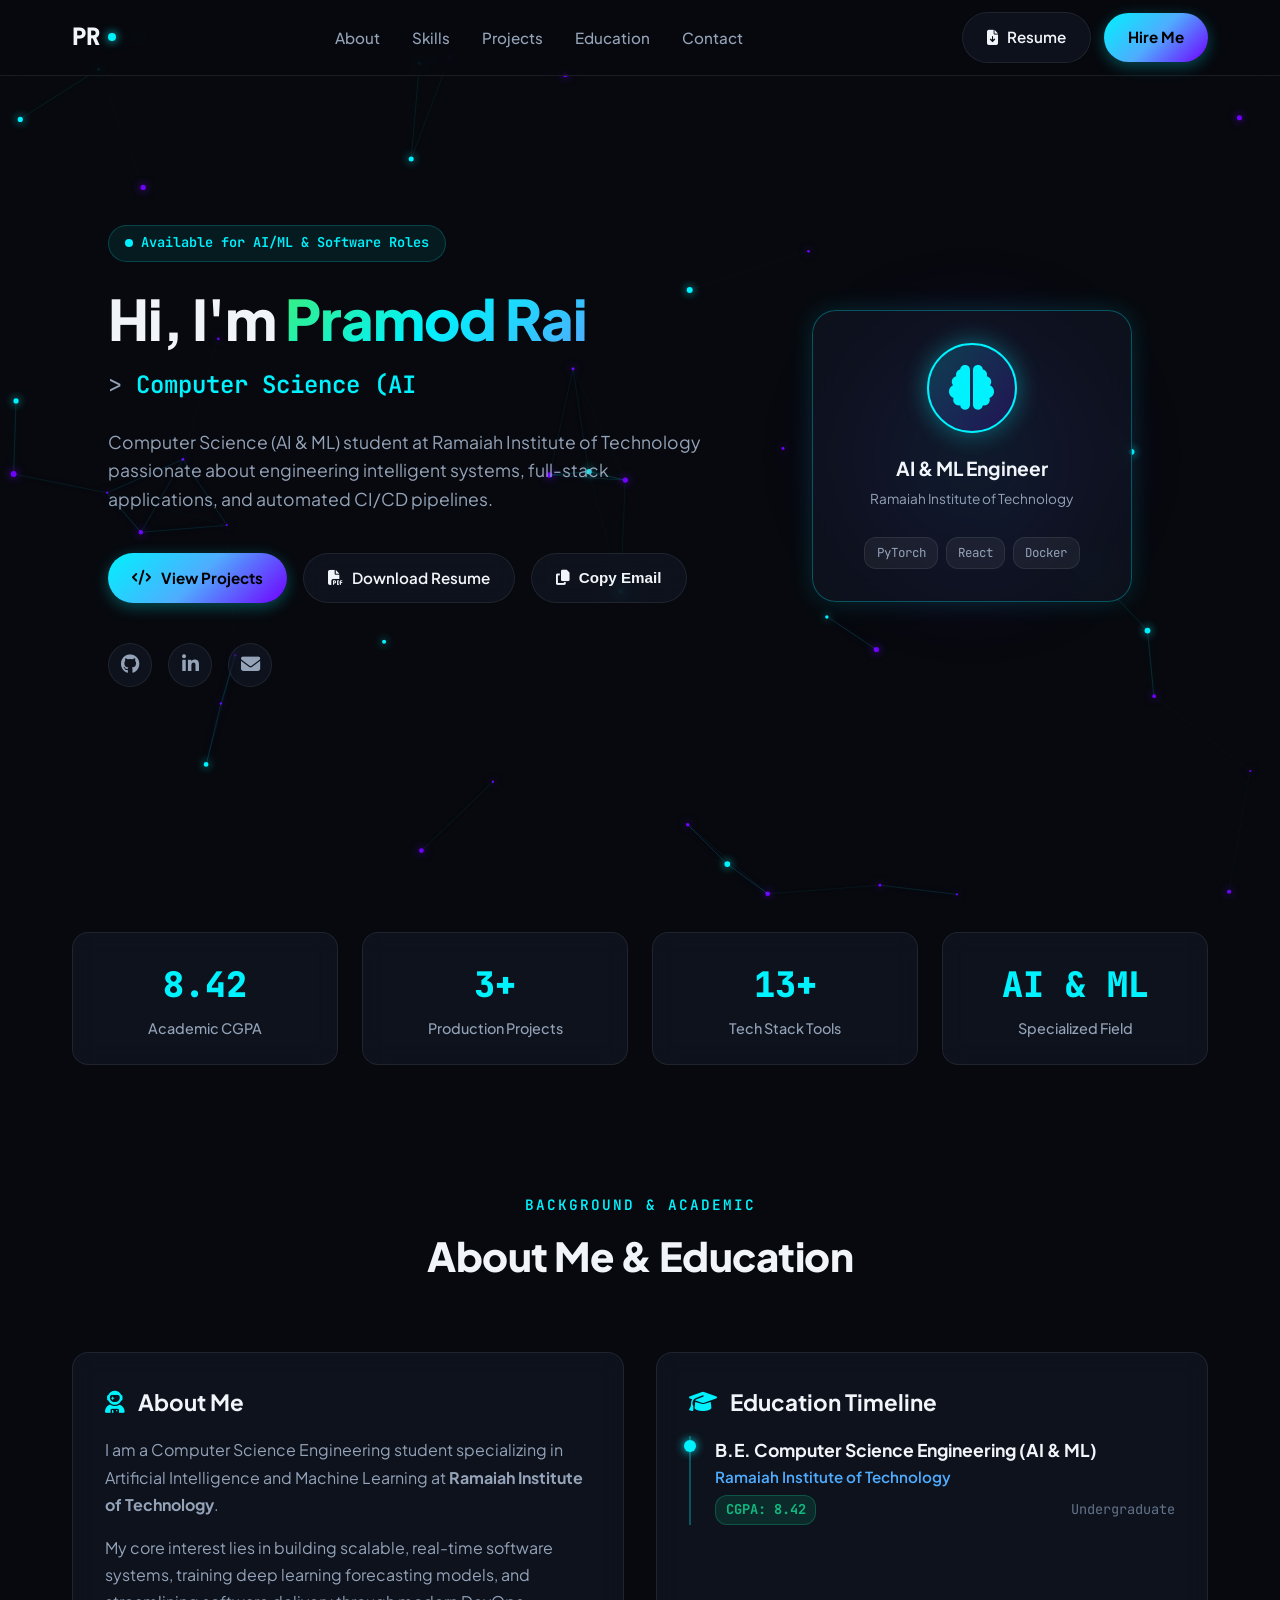
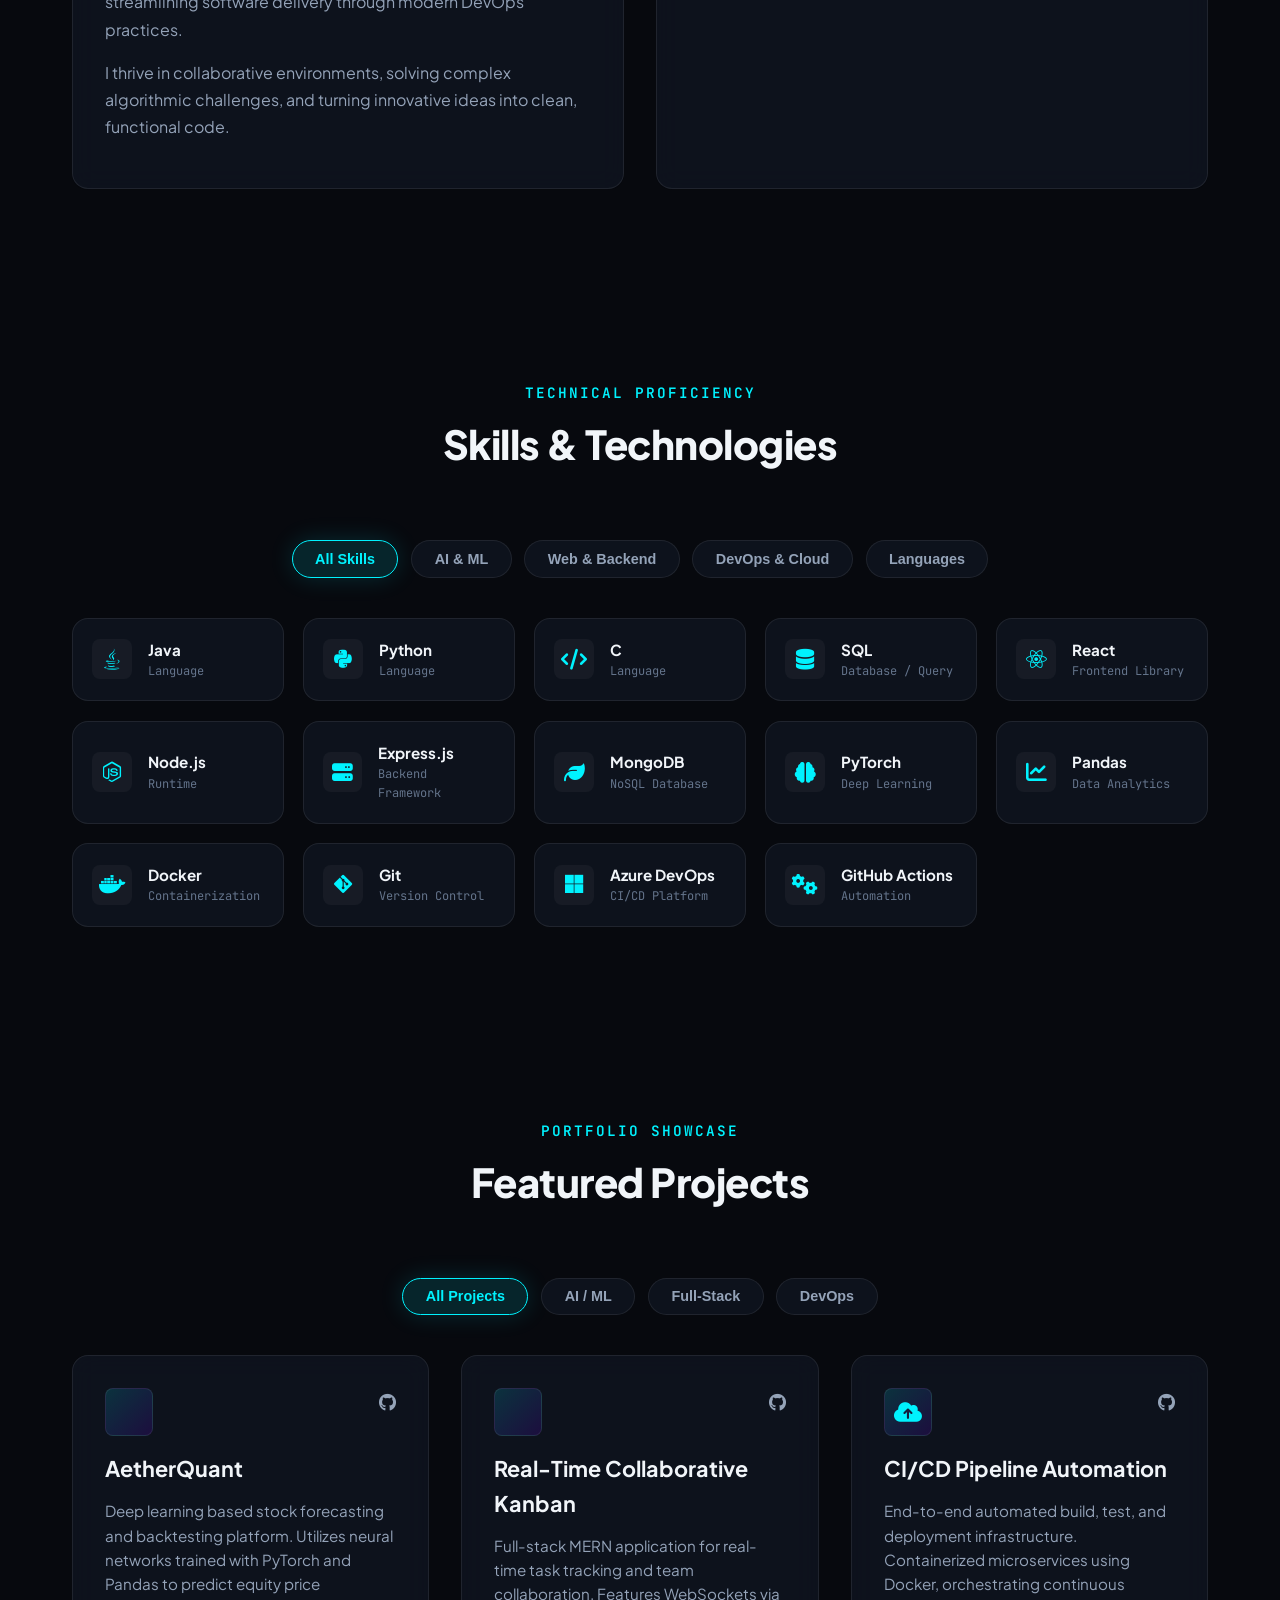
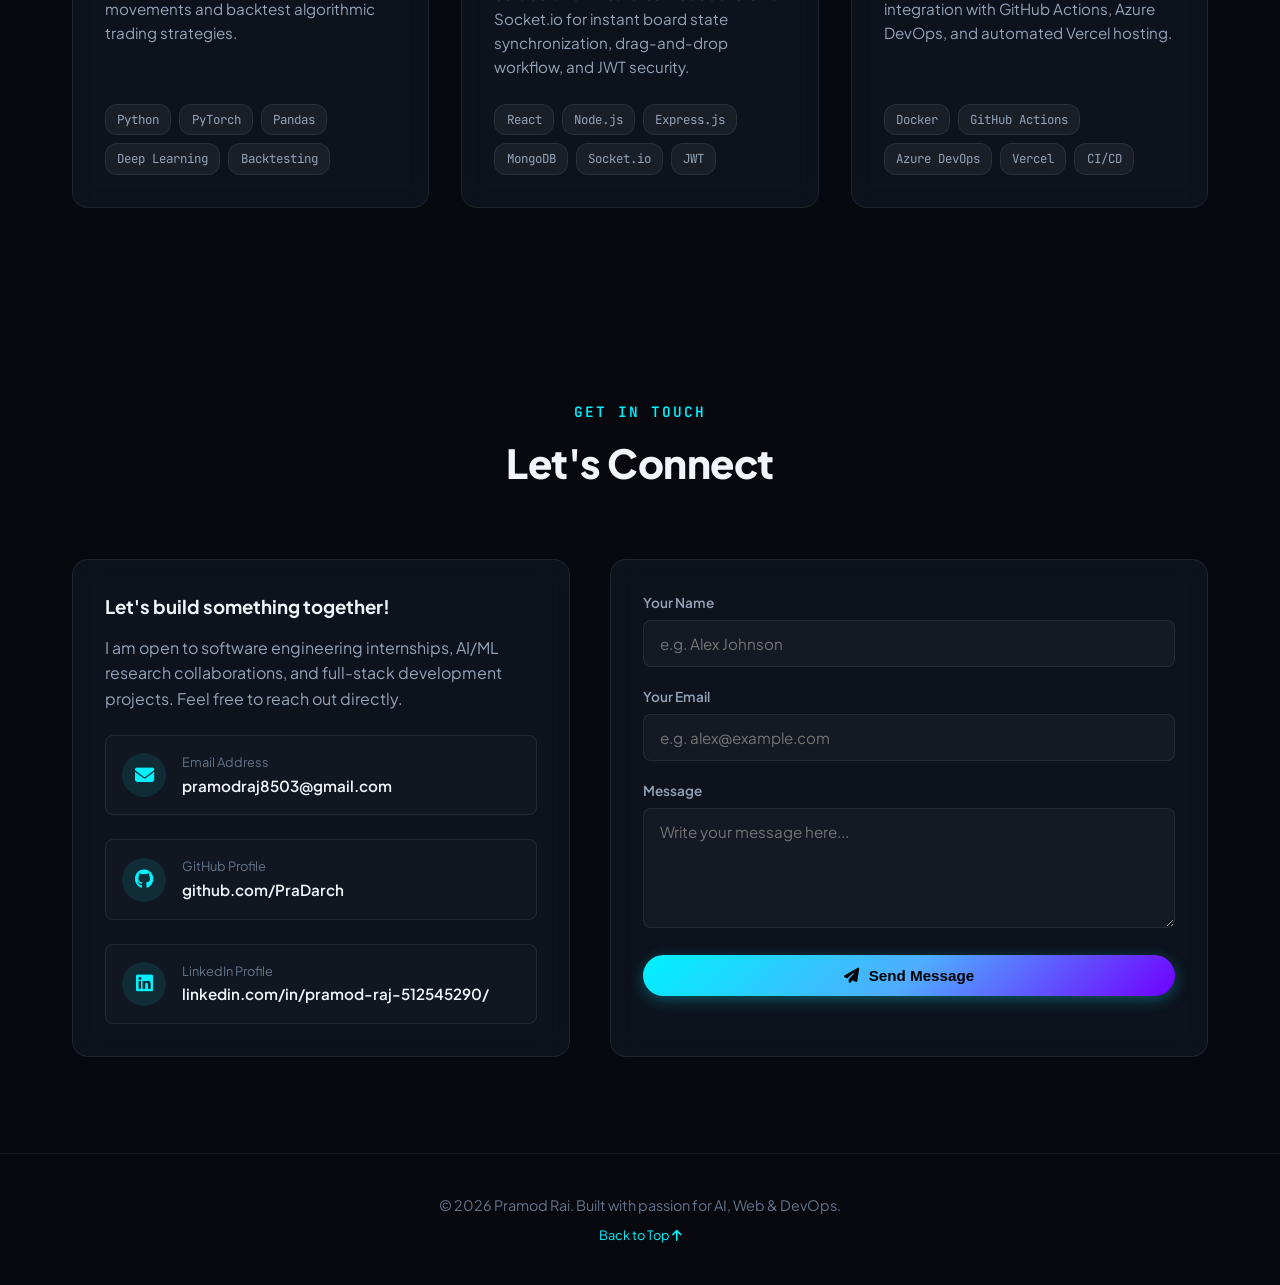
<file: index.html>
<!DOCTYPE html>
<html lang="en">
<head>
  <meta charset="UTF-8">
  <meta name="viewport" content="width=device-width, initial-scale=1.0">
  <title>Pramod Rai | Computer Science (AI & ML) | Portfolio</title>

  <!-- SEO Meta Tags -->
  <meta name="description" content="Portfolio of Pramod Rai, a Computer Science (AI & ML) student at Ramaiah Institute of Technology specializing in AI, Machine Learning, Full-Stack Web Development, and DevOps.">
  <meta name="keywords" content="Pramod Rai, AI Engineer, Machine Learning, Portfolio, Software Developer, Ramaiah Institute of Technology, PyTorch, React, Node.js, DevOps">
  <meta name="author" content="Pramod Rai">

  <!-- Open Graph -->
  <meta property="og:title" content="Pramod Rai | AI & ML Engineer | Software Developer">
  <meta property="og:description" content="Computer Science (AI & ML) Undergraduate, Software Developer, and AI/ML Enthusiast.">
  <meta property="og:type" content="website">

  <!-- Google Fonts -->
  <link rel="preconnect" href="https://fonts.googleapis.com">
  <link rel="preconnect" href="https://fonts.gstatic.com" crossorigin>
  <link href="https://fonts.googleapis.com/css2?family=JetBrains+Mono:wght@400;500;600;700&family=Plus+Jakarta+Sans:wght@400;500;600;700;800&display=swap" rel="stylesheet">

  <!-- FontAwesome Icons -->
  <link rel="stylesheet" href="https://cdnjs.cloudflare.com/ajax/libs/font-awesome/6.4.0/css/all.min.css">

  <style>
    /* ==========================================================================
       PRAMOD RAI - SELF-CONTAINED MODERN GLASSMORPHISM PORTFOLIO STYLES
       ========================================================================== */

    :root {
      --bg-dark: #07090e;
      --bg-card: rgba(18, 24, 38, 0.65);
      --bg-card-hover: rgba(28, 38, 60, 0.8);
      --bg-glass: rgba(13, 18, 30, 0.7);
      --border-glass: rgba(255, 255, 255, 0.08);
      --border-glass-glow: rgba(0, 242, 254, 0.3);
      
      --text-main: #f1f5f9;
      --text-muted: #94a3b8;
      --text-dim: #64748b;
      
      --accent-cyan: #00f2fe;
      --accent-blue: #4facfe;
      --accent-purple: #7000ff;
      --accent-emerald: #10b981;

      --gradient-primary: linear-gradient(135deg, #00f2fe 0%, #4facfe 50%, #7000ff 100%);
      --gradient-text: linear-gradient(135deg, #38ef7d 0%, #00f2fe 50%, #4facfe 100%);

      --shadow-sm: 0 4px 12px rgba(0, 0, 0, 0.3);
      --shadow-glow: 0 0 25px rgba(0, 242, 254, 0.15);
      --shadow-glow-purple: 0 0 25px rgba(112, 0, 255, 0.2);

      --font-sans: 'Plus Jakarta Sans', -apple-system, BlinkMacSystemFont, sans-serif;
      --font-mono: 'JetBrains Mono', monospace;

      --nav-height: 76px;
      --max-width: 1200px;
      --radius-sm: 8px;
      --radius-md: 16px;
      --radius-lg: 24px;
    }

    *, *::before, *::after {
      box-sizing: border-box;
      margin: 0;
      padding: 0;
    }

    html {
      scroll-behavior: smooth;
      font-size: 16px;
    }

    body {
      background-color: var(--bg-dark);
      color: var(--text-main);
      font-family: var(--font-sans);
      line-height: 1.6;
      overflow-x: hidden;
      position: relative;
      min-height: 100vh;
    }

    #particles-canvas {
      position: fixed;
      top: 0;
      left: 0;
      width: 100vw;
      height: 100vh;
      z-index: 0;
      pointer-events: none;
    }

    .container {
      max-width: var(--max-width);
      margin: 0 auto;
      padding: 0 2rem;
      position: relative;
      z-index: 1;
    }

    section {
      padding: 6rem 0;
    }

    .gradient-text {
      background: var(--gradient-text);
      -webkit-background-clip: text;
      -webkit-text-fill-color: transparent;
      display: inline-block;
    }

    /* Navbar */
    .navbar {
      position: fixed;
      top: 0;
      left: 0;
      width: 100%;
      height: var(--nav-height);
      background: rgba(7, 9, 14, 0.75);
      backdrop-filter: blur(16px);
      -webkit-backdrop-filter: blur(16px);
      border-bottom: 1px solid var(--border-glass);
      z-index: 1000;
      transition: all 0.3s ease;
    }

    .navbar .container {
      display: flex;
      justify-content: space-between;
      align-items: center;
      height: 100%;
    }

    .logo {
      font-size: 1.5rem;
      font-weight: 800;
      color: var(--text-main);
      text-decoration: none;
      display: flex;
      align-items: center;
      gap: 0.5rem;
      font-family: var(--font-mono);
    }

    .logo-dot {
      width: 8px;
      height: 8px;
      background: var(--accent-cyan);
      border-radius: 50%;
      box-shadow: 0 0 10px var(--accent-cyan);
    }

    .nav-links {
      display: flex;
      align-items: center;
      gap: 2rem;
      list-style: none;
    }

    .nav-link {
      color: var(--text-muted);
      text-decoration: none;
      font-weight: 500;
      font-size: 0.95rem;
      transition: color 0.3s ease;
      position: relative;
    }

    .nav-link:hover, .nav-link.active {
      color: var(--accent-cyan);
    }

    .nav-link::after {
      content: '';
      position: absolute;
      bottom: -4px;
      left: 0;
      width: 0;
      height: 2px;
      background: var(--accent-cyan);
      transition: width 0.3s ease;
      border-radius: 2px;
    }

    .nav-link:hover::after, .nav-link.active::after {
      width: 100%;
    }

    .btn {
      display: inline-flex;
      align-items: center;
      gap: 0.6rem;
      padding: 0.75rem 1.5rem;
      border-radius: 30px;
      font-weight: 600;
      font-size: 0.95rem;
      text-decoration: none;
      cursor: pointer;
      transition: all 0.3s cubic-bezier(0.4, 0, 0.2, 1);
      border: none;
      outline: none;
    }

    .btn-primary {
      background: var(--gradient-primary);
      color: #000;
      font-weight: 700;
      box-shadow: 0 4px 15px rgba(0, 242, 254, 0.3);
    }

    .btn-primary:hover {
      transform: translateY(-2px);
      box-shadow: 0 6px 20px rgba(0, 242, 254, 0.5);
    }

    .btn-outline {
      background: var(--bg-card);
      color: var(--text-main);
      border: 1px solid var(--border-glass);
      backdrop-filter: blur(10px);
    }

    .btn-outline:hover {
      background: var(--bg-card-hover);
      border-color: var(--accent-cyan);
      color: var(--accent-cyan);
      box-shadow: var(--shadow-glow);
      transform: translateY(-2px);
    }

    /* Hero Section */
    .hero-section {
      min-height: 100vh;
      display: flex;
      align-items: center;
      padding-top: calc(var(--nav-height) + 2rem);
      position: relative;
    }

    .hero-content {
      display: grid;
      grid-template-columns: 1.2fr 0.8fr;
      align-items: center;
      gap: 4rem;
    }

    .hero-tag {
      display: inline-flex;
      align-items: center;
      gap: 0.5rem;
      padding: 0.4rem 1rem;
      border-radius: 20px;
      background: rgba(0, 242, 254, 0.08);
      border: 1px solid rgba(0, 242, 254, 0.2);
      color: var(--accent-cyan);
      font-size: 0.85rem;
      font-weight: 600;
      font-family: var(--font-mono);
      margin-bottom: 1.5rem;
    }

    .hero-tag .pulse {
      width: 8px;
      height: 8px;
      background: var(--accent-cyan);
      border-radius: 50%;
      animation: pulse-ring 1.5s infinite;
    }

    @keyframes pulse-ring {
      0% { transform: scale(0.95); box-shadow: 0 0 0 0 rgba(0, 242, 254, 0.7); }
      70% { transform: scale(1); box-shadow: 0 0 0 8px rgba(0, 242, 254, 0); }
      100% { transform: scale(0.95); box-shadow: 0 0 0 0 rgba(0, 242, 254, 0); }
    }

    .hero-title {
      font-size: 3.5rem;
      font-weight: 800;
      line-height: 1.15;
      margin-bottom: 1rem;
      letter-spacing: -1px;
    }

    .typing-wrapper {
      font-size: 1.5rem;
      color: var(--text-muted);
      font-family: var(--font-mono);
      margin-bottom: 1.5rem;
      min-height: 2.2rem;
    }

    .typing-text {
      color: var(--accent-cyan);
      font-weight: 600;
    }

    .cursor {
      display: inline-block;
      width: 2px;
      background-color: var(--accent-cyan);
      animation: blink 0.8s infinite;
    }

    @keyframes blink {
      0%, 100% { opacity: 1; }
      50% { opacity: 0; }
    }

    .hero-description {
      font-size: 1.1rem;
      color: var(--text-muted);
      margin-bottom: 2.5rem;
      max-width: 600px;
    }

    .hero-actions {
      display: flex;
      flex-wrap: wrap;
      gap: 1rem;
      margin-bottom: 2.5rem;
    }

    .social-links {
      display: flex;
      align-items: center;
      gap: 1rem;
    }

    .social-icon {
      width: 44px;
      height: 44px;
      border-radius: 50%;
      background: var(--bg-card);
      border: 1px solid var(--border-glass);
      display: flex;
      align-items: center;
      justify-content: center;
      color: var(--text-muted);
      text-decoration: none;
      font-size: 1.2rem;
      transition: all 0.3s ease;
    }

    .social-icon:hover {
      color: var(--accent-cyan);
      border-color: var(--accent-cyan);
      box-shadow: var(--shadow-glow);
      transform: translateY(-3px);
    }

    /* Vector Tech Illustration Badge */
    .hero-image-wrapper {
      position: relative;
      display: flex;
      justify-content: center;
      align-items: center;
    }

    .hero-image-bg {
      position: absolute;
      width: 300px;
      height: 300px;
      background: radial-gradient(circle, rgba(0, 242, 254, 0.2) 0%, rgba(112, 0, 255, 0.15) 50%, transparent 70%);
      border-radius: 50%;
      filter: blur(40px);
      z-index: -1;
      animation: float-slow 6s ease-in-out infinite alternate;
    }

    @keyframes float-slow {
      0% { transform: translateY(-10px) scale(0.95); }
      100% { transform: translateY(10px) scale(1.05); }
    }

    .tech-card-graphic {
      width: 100%;
      max-width: 320px;
      background: var(--bg-card);
      backdrop-filter: blur(16px);
      border: 1px solid var(--border-glass-glow);
      border-radius: var(--radius-lg);
      padding: 2rem;
      box-shadow: var(--shadow-glow);
      display: flex;
      flex-direction: column;
      align-items: center;
      gap: 1.2rem;
      text-align: center;
      transition: transform 0.4s ease;
    }

    .tech-card-graphic:hover {
      transform: translateY(-8px) scale(1.02);
    }

    .tech-icon-glow {
      width: 90px;
      height: 90px;
      border-radius: 50%;
      background: linear-gradient(135deg, rgba(0, 242, 254, 0.2), rgba(112, 0, 255, 0.2));
      border: 2px solid var(--accent-cyan);
      display: flex;
      align-items: center;
      justify-content: center;
      font-size: 2.8rem;
      color: var(--accent-cyan);
      box-shadow: 0 0 25px rgba(0, 242, 254, 0.4);
    }

    /* Key Metrics */
    .metrics-section {
      padding: 2rem 0;
    }

    .metrics-grid {
      display: grid;
      grid-template-columns: repeat(4, 1fr);
      gap: 1.5rem;
    }

    .metric-card {
      background: var(--bg-card);
      backdrop-filter: blur(12px);
      border: 1px solid var(--border-glass);
      border-radius: var(--radius-md);
      padding: 1.5rem;
      text-align: center;
      transition: all 0.3s ease;
    }

    .metric-card:hover {
      border-color: var(--accent-cyan);
      box-shadow: var(--shadow-glow);
      transform: translateY(-4px);
    }

    .metric-number {
      font-size: 2.2rem;
      font-weight: 800;
      font-family: var(--font-mono);
      color: var(--accent-cyan);
      margin-bottom: 0.2rem;
    }

    .metric-label {
      font-size: 0.9rem;
      color: var(--text-muted);
      font-weight: 500;
    }

    /* Section Header */
    .section-header {
      text-align: center;
      margin-bottom: 4rem;
    }

    .section-subtitle {
      font-family: var(--font-mono);
      color: var(--accent-cyan);
      font-size: 0.9rem;
      font-weight: 600;
      text-transform: uppercase;
      letter-spacing: 2px;
      margin-bottom: 0.5rem;
      display: block;
    }

    .section-title {
      font-size: 2.5rem;
      font-weight: 800;
      letter-spacing: -0.5px;
    }

    /* Glass Card */
    .glass-card {
      background: var(--bg-card);
      backdrop-filter: blur(12px);
      -webkit-backdrop-filter: blur(12px);
      border: 1px solid var(--border-glass);
      border-radius: var(--radius-md);
      padding: 2rem;
      transition: all 0.3s ease;
      position: relative;
      overflow: hidden;
    }

    .glass-card::before {
      content: '';
      position: absolute;
      top: 0;
      left: 0;
      right: 0;
      height: 2px;
      background: var(--gradient-primary);
      opacity: 0;
      transition: opacity 0.3s ease;
    }

    .glass-card:hover::before {
      opacity: 1;
    }

    /* About & Education */
    .about-grid {
      display: grid;
      grid-template-columns: 1fr 1fr;
      gap: 2rem;
    }

    .about-card h3, .education-card h3 {
      font-size: 1.4rem;
      margin-bottom: 1rem;
      display: flex;
      align-items: center;
      gap: 0.8rem;
    }

    .about-card h3 i, .education-card h3 i {
      color: var(--accent-cyan);
    }

    .about-card p {
      color: var(--text-muted);
      line-height: 1.7;
      margin-bottom: 1rem;
    }

    .edu-timeline {
      display: flex;
      flex-direction: column;
      gap: 1.5rem;
      margin-top: 1rem;
    }

    .edu-item {
      position: relative;
      padding-left: 1.5rem;
      border-left: 2px solid rgba(0, 242, 254, 0.3);
    }

    .edu-item::before {
      content: '';
      position: absolute;
      left: -7px;
      top: 4px;
      width: 12px;
      height: 12px;
      border-radius: 50%;
      background: var(--accent-cyan);
      box-shadow: 0 0 10px var(--accent-cyan);
    }

    .edu-degree {
      font-size: 1.1rem;
      font-weight: 700;
      color: var(--text-main);
    }

    .edu-institution {
      color: var(--accent-blue);
      font-weight: 600;
      font-size: 0.95rem;
      margin-bottom: 0.3rem;
    }

    .edu-score {
      display: inline-block;
      background: rgba(16, 185, 129, 0.15);
      color: var(--accent-emerald);
      border: 1px solid rgba(16, 185, 129, 0.3);
      padding: 0.2rem 0.6rem;
      border-radius: 12px;
      font-size: 0.85rem;
      font-weight: 700;
      font-family: var(--font-mono);
    }

    /* Skills Matrix */
    .skill-filter-tabs {
      display: flex;
      justify-content: center;
      gap: 0.8rem;
      margin-bottom: 2.5rem;
      flex-wrap: wrap;
    }

    .filter-btn {
      padding: 0.6rem 1.4rem;
      border-radius: 25px;
      background: var(--bg-card);
      border: 1px solid var(--border-glass);
      color: var(--text-muted);
      font-weight: 600;
      font-size: 0.9rem;
      cursor: pointer;
      transition: all 0.3s ease;
    }

    .filter-btn.active, .filter-btn:hover {
      background: rgba(0, 242, 254, 0.12);
      border-color: var(--accent-cyan);
      color: var(--accent-cyan);
      box-shadow: var(--shadow-glow);
    }

    .skills-grid {
      display: grid;
      grid-template-columns: repeat(auto-fill, minmax(180px, 1fr));
      gap: 1.2rem;
    }

    .skill-card {
      background: var(--bg-card);
      border: 1px solid var(--border-glass);
      border-radius: var(--radius-md);
      padding: 1.2rem;
      display: flex;
      align-items: center;
      gap: 1rem;
      transition: all 0.3s ease;
    }

    .skill-card:hover {
      border-color: var(--accent-cyan);
      transform: translateY(-3px);
      box-shadow: var(--shadow-glow);
    }

    .skill-icon {
      width: 40px;
      height: 40px;
      border-radius: var(--radius-sm);
      background: rgba(255, 255, 255, 0.04);
      display: flex;
      align-items: center;
      justify-content: center;
      font-size: 1.3rem;
      color: var(--accent-cyan);
    }

    .skill-info {
      display: flex;
      flex-direction: column;
    }

    .skill-name {
      font-weight: 700;
      font-size: 0.95rem;
      color: var(--text-main);
    }

    .skill-category {
      font-size: 0.75rem;
      color: var(--text-dim);
      font-family: var(--font-mono);
    }

    /* Projects Section */
    .projects-grid {
      display: grid;
      grid-template-columns: repeat(auto-fit, minmax(340px, 1fr));
      gap: 2rem;
    }

    .project-card {
      display: flex;
      flex-direction: column;
      height: 100%;
    }

    .project-card:hover {
      transform: translateY(-6px);
      border-color: var(--border-glass-glow);
      box-shadow: var(--shadow-glow-purple);
    }

    .project-header {
      display: flex;
      justify-content: space-between;
      align-items: flex-start;
      margin-bottom: 1rem;
    }

    .project-icon {
      width: 48px;
      height: 48px;
      border-radius: var(--radius-sm);
      background: linear-gradient(135deg, rgba(0, 242, 254, 0.15), rgba(112, 0, 255, 0.15));
      border: 1px solid var(--border-glass);
      display: flex;
      align-items: center;
      justify-content: center;
      color: var(--accent-cyan);
      font-size: 1.4rem;
    }

    .project-links {
      display: flex;
      gap: 0.6rem;
    }

    .project-link-btn {
      color: var(--text-muted);
      font-size: 1.1rem;
      transition: color 0.3s ease;
    }

    .project-link-btn:hover {
      color: var(--accent-cyan);
    }

    .project-title {
      font-size: 1.35rem;
      font-weight: 700;
      margin-bottom: 0.8rem;
      color: var(--text-main);
    }

    .project-description {
      color: var(--text-muted);
      font-size: 0.95rem;
      line-height: 1.6;
      margin-bottom: 1.5rem;
      flex-grow: 1;
    }

    .project-tags {
      display: flex;
      flex-wrap: wrap;
      gap: 0.5rem;
    }

    .tag {
      background: rgba(255, 255, 255, 0.05);
      border: 1px solid var(--border-glass);
      color: var(--text-muted);
      font-family: var(--font-mono);
      font-size: 0.78rem;
      padding: 0.3rem 0.7rem;
      border-radius: 12px;
    }

    /* Contact Section */
    .contact-grid {
      display: grid;
      grid-template-columns: 1fr 1.2fr;
      gap: 2.5rem;
    }

    .contact-info-card {
      display: flex;
      flex-direction: column;
      justify-content: space-between;
    }

    .contact-methods {
      display: flex;
      flex-direction: column;
      gap: 1.5rem;
      margin-top: 1.5rem;
    }

    .contact-method-item {
      display: flex;
      align-items: center;
      gap: 1rem;
      background: rgba(255, 255, 255, 0.02);
      padding: 1rem;
      border-radius: var(--radius-sm);
      border: 1px solid var(--border-glass);
    }

    .contact-method-icon {
      width: 44px;
      height: 44px;
      border-radius: 50%;
      background: rgba(0, 242, 254, 0.1);
      color: var(--accent-cyan);
      display: flex;
      align-items: center;
      justify-content: center;
      font-size: 1.2rem;
    }

    .contact-method-details span {
      display: block;
      font-size: 0.8rem;
      color: var(--text-dim);
    }

    .contact-method-details a, .contact-method-details p {
      color: var(--text-main);
      text-decoration: none;
      font-weight: 600;
      font-size: 0.95rem;
    }

    .contact-form {
      display: flex;
      flex-direction: column;
      gap: 1.2rem;
    }

    .form-group {
      display: flex;
      flex-direction: column;
      gap: 0.4rem;
    }

    .form-group label {
      font-size: 0.85rem;
      font-weight: 600;
      color: var(--text-muted);
    }

    .form-input {
      background: rgba(255, 255, 255, 0.03);
      border: 1px solid var(--border-glass);
      border-radius: var(--radius-sm);
      padding: 0.8rem 1rem;
      color: var(--text-main);
      font-family: var(--font-sans);
      font-size: 0.95rem;
      outline: none;
      transition: border-color 0.3s ease;
    }

    .form-input:focus {
      border-color: var(--accent-cyan);
      box-shadow: 0 0 10px rgba(0, 242, 254, 0.2);
    }

    textarea.form-input {
      resize: vertical;
      min-height: 120px;
    }

    /* Toast */
    .toast-container {
      position: fixed;
      bottom: 2rem;
      right: 2rem;
      z-index: 2000;
    }

    .toast {
      background: var(--bg-card);
      border: 1px solid var(--accent-cyan);
      color: var(--text-main);
      padding: 0.8rem 1.4rem;
      border-radius: var(--radius-sm);
      box-shadow: var(--shadow-glow);
      display: flex;
      align-items: center;
      gap: 0.8rem;
      opacity: 0;
      transform: translateY(20px);
      transition: all 0.3s ease;
      pointer-events: none;
    }

    .toast.show {
      opacity: 1;
      transform: translateY(0);
    }

    footer {
      border-top: 1px solid var(--border-glass);
      padding: 2.5rem 0;
      text-align: center;
      color: var(--text-dim);
      font-size: 0.9rem;
    }

    footer a {
      color: var(--accent-cyan);
      text-decoration: none;
    }

    @media (max-width: 992px) {
      .hero-content {
        grid-template-columns: 1fr;
        text-align: center;
        gap: 3rem;
      }
      .hero-description {
        margin: 0 auto 2rem auto;
      }
      .hero-actions, .social-links {
        justify-content: center;
      }
      .about-grid, .contact-grid {
        grid-template-columns: 1fr;
      }
      .metrics-grid {
        grid-template-columns: repeat(2, 1fr);
      }
    }

    @media (max-width: 768px) {
      .nav-links {
        display: none;
      }
      .hero-title {
        font-size: 2.5rem;
      }
      .typing-wrapper {
        font-size: 1.2rem;
      }
      .skills-grid {
        grid-template-columns: repeat(2, 1fr);
      }
    }
  </style>
</head>
<body>

  <!-- Particle Background Canvas -->
  <canvas id="particles-canvas"></canvas>

  <!-- Navigation Bar -->
  <nav class="navbar">
    <div class="container">
      <a href="#" class="logo">
        <span>PR</span><span class="logo-dot"></span>
      </a>

      <ul class="nav-links">
        <li><a href="#about" class="nav-link">About</a></li>
        <li><a href="#skills" class="nav-link">Skills</a></li>
        <li><a href="#projects" class="nav-link">Projects</a></li>
        <li><a href="#education" class="nav-link">Education</a></li>
        <li><a href="#contact" class="nav-link">Contact</a></li>
      </ul>

      <div style="display: flex; gap: 0.8rem; align-items: center;">
        <a href="pramod_resume.pdf" download="Pramod_Rai_Resume.pdf" class="btn btn-outline" id="nav-resume-btn">
          <i class="fa-solid fa-file-arrow-down"></i> Resume
        </a>
        <a href="#contact" class="btn btn-primary">Hire Me</a>
      </div>
    </div>
  </nav>

  <!-- Hero Section -->
  <section class="hero-section" id="hero">
    <div class="container">
      <div class="hero-content">
        <div class="hero-text-block">
          <div class="hero-tag">
            <span class="pulse"></span>
            <span>Available for AI/ML & Software Roles</span>
          </div>

          <h1 class="hero-title">
            Hi, I'm <span class="gradient-text">Pramod Rai</span>
          </h1>

          <div class="typing-wrapper">
            <span>&gt; </span><span id="typing-role" class="typing-text"></span><span class="cursor"></span>
          </div>

          <p class="hero-description">
            Computer Science (AI & ML) student at Ramaiah Institute of Technology passionate about engineering intelligent systems, full-stack applications, and automated CI/CD pipelines.
          </p>

          <div class="hero-actions">
            <a href="#projects" class="btn btn-primary">
              <i class="fa-solid fa-code"></i> View Projects
            </a>
            <a href="pramod_resume.pdf" target="_blank" class="btn btn-outline">
              <i class="fa-solid fa-file-pdf"></i> Download Resume
            </a>
            <button onclick="copyEmail()" class="btn btn-outline" title="Copy Email">
              <i class="fa-solid fa-copy"></i> Copy Email
            </button>
          </div>

          <div class="social-links">
            <a href="https://github.com/PraDarch" target="_blank" class="social-icon" title="GitHub">
              <i class="fa-brands fa-github"></i>
            </a>
            <a href="https://www.linkedin.com/in/pramod-raj-512545290/" target="_blank" class="social-icon" title="LinkedIn">
              <i class="fa-brands fa-linkedin-in"></i>
            </a>
            <a href="mailto:pramodraj8503@gmail.com" class="social-icon" title="Email">
              <i class="fa-solid fa-envelope"></i>
            </a>
          </div>
        </div>

        <div class="hero-image-wrapper">
          <div class="hero-image-bg"></div>
          <div class="tech-card-graphic">
            <div class="tech-icon-glow">
              <i class="fa-solid fa-brain"></i>
            </div>
            <div>
              <h3 style="font-size: 1.2rem; font-weight: 700; color: var(--text-main);">AI & ML Engineer</h3>
              <p style="font-size: 0.85rem; color: var(--text-muted); margin-top: 0.3rem;">Ramaiah Institute of Technology</p>
            </div>
            <div style="display: flex; gap: 0.5rem; flex-wrap: wrap; justify-content: center; margin-top: 0.5rem;">
              <span class="tag">PyTorch</span>
              <span class="tag">React</span>
              <span class="tag">Docker</span>
            </div>
          </div>
        </div>
      </div>
    </div>
  </section>

  <!-- Key Metrics Section -->
  <section class="metrics-section">
    <div class="container">
      <div class="metrics-grid">
        <div class="metric-card">
          <div class="metric-number">8.42</div>
          <div class="metric-label">Academic CGPA</div>
        </div>
        <div class="metric-card">
          <div class="metric-number">3+</div>
          <div class="metric-label">Production Projects</div>
        </div>
        <div class="metric-card">
          <div class="metric-number">13+</div>
          <div class="metric-label">Tech Stack Tools</div>
        </div>
        <div class="metric-card">
          <div class="metric-number">AI & ML</div>
          <div class="metric-label">Specialized Field</div>
        </div>
      </div>
    </div>
  </section>

  <!-- About & Education Section -->
  <section id="about">
    <div class="container">
      <div class="section-header">
        <span class="section-subtitle">Background & Academic</span>
        <h2 class="section-title">About Me & Education</h2>
      </div>

      <div class="about-grid">
        <div class="glass-card about-card">
          <h3><i class="fa-solid fa-user-astronaut"></i> About Me</h3>
          <p>
            I am a Computer Science Engineering student specializing in Artificial Intelligence and Machine Learning at <strong>Ramaiah Institute of Technology</strong>.
          </p>
          <p>
            My core interest lies in building scalable, real-time software systems, training deep learning forecasting models, and streamlining software delivery through modern DevOps practices.
          </p>
          <p>
            I thrive in collaborative environments, solving complex algorithmic challenges, and turning innovative ideas into clean, functional code.
          </p>
        </div>

        <div class="glass-card education-card" id="education">
          <h3><i class="fa-solid fa-graduation-cap"></i> Education Timeline</h3>
          <div class="edu-timeline">
            <div class="edu-item">
              <div class="edu-degree">B.E. Computer Science Engineering (AI & ML)</div>
              <div class="edu-institution">Ramaiah Institute of Technology</div>
              <div style="display: flex; justify-content: space-between; align-items: center; margin-top: 0.4rem;">
                <span class="edu-score">CGPA: 8.42</span>
                <span style="font-size: 0.85rem; color: var(--text-dim); font-family: var(--font-mono);">Undergraduate</span>
              </div>
            </div>
          </div>
        </div>
      </div>
    </div>
  </section>

  <!-- Skills Matrix Section -->
  <section id="skills">
    <div class="container">
      <div class="section-header">
        <span class="section-subtitle">Technical Proficiency</span>
        <h2 class="section-title">Skills & Technologies</h2>
      </div>

      <div class="skill-filter-tabs" id="skill-filters">
        <button class="filter-btn active" data-filter="all">All Skills</button>
        <button class="filter-btn" data-filter="aiml">AI & ML</button>
        <button class="filter-btn" data-filter="web">Web & Backend</button>
        <button class="filter-btn" data-filter="devops">DevOps & Cloud</button>
        <button class="filter-btn" data-filter="languages">Languages</button>
      </div>

      <div class="skills-grid">
        <!-- Languages -->
        <div class="skill-card" data-category="languages">
          <div class="skill-icon"><i class="fa-brands fa-java"></i></div>
          <div class="skill-info">
            <span class="skill-name">Java</span>
            <span class="skill-category">Language</span>
          </div>
        </div>

        <div class="skill-card" data-category="languages">
          <div class="skill-icon"><i class="fa-brands fa-python"></i></div>
          <div class="skill-info">
            <span class="skill-name">Python</span>
            <span class="skill-category">Language</span>
          </div>
        </div>

        <div class="skill-card" data-category="languages">
          <div class="skill-icon"><i class="fa-solid fa-code"></i></div>
          <div class="skill-info">
            <span class="skill-name">C</span>
            <span class="skill-category">Language</span>
          </div>
        </div>

        <div class="skill-card" data-category="languages">
          <div class="skill-icon"><i class="fa-solid fa-database"></i></div>
          <div class="skill-info">
            <span class="skill-name">SQL</span>
            <span class="skill-category">Database / Query</span>
          </div>
        </div>

        <!-- Web & Backend -->
        <div class="skill-card" data-category="web">
          <div class="skill-icon"><i class="fa-brands fa-react"></i></div>
          <div class="skill-info">
            <span class="skill-name">React</span>
            <span class="skill-category">Frontend Library</span>
          </div>
        </div>

        <div class="skill-card" data-category="web">
          <div class="skill-icon"><i class="fa-brands fa-node-js"></i></div>
          <div class="skill-info">
            <span class="skill-name">Node.js</span>
            <span class="skill-category">Runtime</span>
          </div>
        </div>

        <div class="skill-card" data-category="web">
          <div class="skill-icon"><i class="fa-solid fa-server"></i></div>
          <div class="skill-info">
            <span class="skill-name">Express.js</span>
            <span class="skill-category">Backend Framework</span>
          </div>
        </div>

        <div class="skill-card" data-category="web">
          <div class="skill-icon"><i class="fa-solid fa-leaf"></i></div>
          <div class="skill-info">
            <span class="skill-name">MongoDB</span>
            <span class="skill-category">NoSQL Database</span>
          </div>
        </div>

        <!-- AI & ML -->
        <div class="skill-card" data-category="aiml">
          <div class="skill-icon"><i class="fa-solid fa-brain"></i></div>
          <div class="skill-info">
            <span class="skill-name">PyTorch</span>
            <span class="skill-category">Deep Learning</span>
          </div>
        </div>

        <div class="skill-card" data-category="aiml">
          <div class="skill-icon"><i class="fa-solid fa-chart-line"></i></div>
          <div class="skill-info">
            <span class="skill-name">Pandas</span>
            <span class="skill-category">Data Analytics</span>
          </div>
        </div>

        <!-- DevOps & Tools -->
        <div class="skill-card" data-category="devops">
          <div class="skill-icon"><i class="fa-brands fa-docker"></i></div>
          <div class="skill-info">
            <span class="skill-name">Docker</span>
            <span class="skill-category">Containerization</span>
          </div>
        </div>

        <div class="skill-card" data-category="devops">
          <div class="skill-icon"><i class="fa-brands fa-git-alt"></i></div>
          <div class="skill-info">
            <span class="skill-name">Git</span>
            <span class="skill-category">Version Control</span>
          </div>
        </div>

        <div class="skill-card" data-category="devops">
          <div class="skill-icon"><i class="fa-brands fa-microsoft"></i></div>
          <div class="skill-info">
            <span class="skill-name">Azure DevOps</span>
            <span class="skill-category">CI/CD Platform</span>
          </div>
        </div>

        <div class="skill-card" data-category="devops">
          <div class="skill-icon"><i class="fa-solid fa-gears"></i></div>
          <div class="skill-info">
            <span class="skill-name">GitHub Actions</span>
            <span class="skill-category">Automation</span>
          </div>
        </div>
      </div>
    </div>
  </section>

  <!-- Featured Projects Section -->
  <section id="projects">
    <div class="container">
      <div class="section-header">
        <span class="section-subtitle">Portfolio Showcase</span>
        <h2 class="section-title">Featured Projects</h2>
      </div>

      <div class="skill-filter-tabs" id="project-filters">
        <button class="filter-btn active" data-filter="all">All Projects</button>
        <button class="filter-btn" data-filter="aiml">AI / ML</button>
        <button class="filter-btn" data-filter="web">Full-Stack</button>
        <button class="filter-btn" data-filter="devops">DevOps</button>
      </div>

      <div class="projects-grid">
        <!-- Project 1 -->
        <div>
          <div class="glass-card project-card" data-category="aiml">
            <div class="project-header">
              <div class="project-icon">
                <i class="fa-solid fa-chart-candlestick"></i>
              </div>
              <div class="project-links">
                <a href="https://github.com/PraDarch" target="_blank" class="project-link-btn" title="View Source Code">
                  <i class="fa-brands fa-github"></i>
                </a>
              </div>
            </div>

            <h3 class="project-title">AetherQuant</h3>

            <p class="project-description">
              Deep learning based stock forecasting and backtesting platform. Utilizes neural networks trained with PyTorch and Pandas to predict equity price movements and backtest algorithmic trading strategies.
            </p>

            <div class="project-tags">
              <span class="tag">Python</span>
              <span class="tag">PyTorch</span>
              <span class="tag">Pandas</span>
              <span class="tag">Deep Learning</span>
              <span class="tag">Backtesting</span>
            </div>
          </div>
        </div>

        <!-- Project 2 -->
        <div>
          <div class="glass-card project-card" data-category="web">
            <div class="project-header">
              <div class="project-icon">
                <i class="fa-solid fa-kanban"></i>
              </div>
              <div class="project-links">
                <a href="https://github.com/PraDarch" target="_blank" class="project-link-btn" title="View Source Code">
                  <i class="fa-brands fa-github"></i>
                </a>
              </div>
            </div>

            <h3 class="project-title">Real-Time Collaborative Kanban</h3>

            <p class="project-description">
              Full-stack MERN application for real-time task tracking and team collaboration. Features WebSockets via Socket.io for instant board state synchronization, drag-and-drop workflow, and JWT security.
            </p>

            <div class="project-tags">
              <span class="tag">React</span>
              <span class="tag">Node.js</span>
              <span class="tag">Express.js</span>
              <span class="tag">MongoDB</span>
              <span class="tag">Socket.io</span>
              <span class="tag">JWT</span>
            </div>
          </div>
        </div>

        <!-- Project 3 -->
        <div>
          <div class="glass-card project-card" data-category="devops">
            <div class="project-header">
              <div class="project-icon">
                <i class="fa-solid fa-cloud-arrow-up"></i>
              </div>
              <div class="project-links">
                <a href="https://github.com/PraDarch" target="_blank" class="project-link-btn" title="View Source Code">
                  <i class="fa-brands fa-github"></i>
                </a>
              </div>
            </div>

            <h3 class="project-title">CI/CD Pipeline Automation</h3>

            <p class="project-description">
              End-to-end automated build, test, and deployment infrastructure. Containerized microservices using Docker, orchestrating continuous integration with GitHub Actions, Azure DevOps, and automated Vercel hosting.
            </p>

            <div class="project-tags">
              <span class="tag">Docker</span>
              <span class="tag">GitHub Actions</span>
              <span class="tag">Azure DevOps</span>
              <span class="tag">Vercel</span>
              <span class="tag">CI/CD</span>
            </div>
          </div>
        </div>
      </div>
    </div>
  </section>

  <!-- Contact Section -->
  <section id="contact">
    <div class="container">
      <div class="section-header">
        <span class="section-subtitle">Get In Touch</span>
        <h2 class="section-title">Let's Connect</h2>
      </div>

      <div class="contact-grid">
        <div class="glass-card contact-info-card">
          <div>
            <h3>Let's build something together!</h3>
            <p style="color: var(--text-muted); margin-top: 0.8rem;">
              I am open to software engineering internships, AI/ML research collaborations, and full-stack development projects. Feel free to reach out directly.
            </p>
          </div>

          <div class="contact-methods">
            <div class="contact-method-item">
              <div class="contact-method-icon">
                <i class="fa-solid fa-envelope"></i>
              </div>
              <div class="contact-method-details">
                <span>Email Address</span>
                <a href="mailto:pramodraj8503@gmail.com">pramodraj8503@gmail.com</a>
              </div>
            </div>

            <div class="contact-method-item">
              <div class="contact-method-icon">
                <i class="fa-brands fa-github"></i>
              </div>
              <div class="contact-method-details">
                <span>GitHub Profile</span>
                <a href="https://github.com/PraDarch" target="_blank">github.com/PraDarch</a>
              </div>
            </div>

            <div class="contact-method-item">
              <div class="contact-method-icon">
                <i class="fa-brands fa-linkedin"></i>
              </div>
              <div class="contact-method-details">
                <span>LinkedIn Profile</span>
                <a href="https://www.linkedin.com/in/pramod-raj-512545290/" target="_blank">linkedin.com/in/pramod-raj-512545290/</a>
              </div>
            </div>
          </div>
        </div>

        <div class="glass-card">
          <form class="contact-form" id="contactForm">
            <div class="form-group">
              <label for="name">Your Name</label>
              <input type="text" id="name" class="form-input" placeholder="e.g. Alex Johnson" required>
            </div>

            <div class="form-group">
              <label for="email">Your Email</label>
              <input type="email" id="email" class="form-input" placeholder="e.g. alex@example.com" required>
            </div>

            <div class="form-group">
              <label for="message">Message</label>
              <textarea id="message" class="form-input" placeholder="Write your message here..." required></textarea>
            </div>

            <button type="submit" class="btn btn-primary" style="width: 100%; justify-content: center; margin-top: 0.5rem;">
              <i class="fa-solid fa-paper-plane"></i> Send Message
            </button>
          </form>
        </div>
      </div>
    </div>
  </section>

  <!-- Toast Notification Container -->
  <div class="toast-container">
    <div class="toast" id="toast">
      <i class="fa-solid fa-circle-check" style="color: var(--accent-cyan);"></i>
      <span id="toast-message">Notification message</span>
    </div>
  </div>

  <!-- Footer -->
  <footer>
    <div class="container">
      <p>&copy; 2026 Pramod Rai. Built with passion for AI, Web & DevOps.</p>
      <p style="margin-top: 0.5rem; font-size: 0.8rem;">
        <a href="#hero">Back to Top <i class="fa-solid fa-arrow-up"></i></a>
      </p>
    </div>
  </footer>

  <!-- Embedded JavaScript -->
  <script>
    document.addEventListener('DOMContentLoaded', () => {
      initParticleCanvas();
      initTypingEffect();
      initSkillFilters();
      initProjectFilters();
      initScrollEffects();
      initContactForm();
    });

    function initParticleCanvas() {
      const canvas = document.getElementById('particles-canvas');
      if (!canvas) return;

      const ctx = canvas.getContext('2d');
      let width, height;
      let particles = [];
      const particleCount = 45;
      const maxDistance = 140;

      const mouse = { x: null, y: null, radius: 150 };

      window.addEventListener('mousemove', (e) => {
        mouse.x = e.clientX;
        mouse.y = e.clientY;
      });

      window.addEventListener('mouseout', () => {
        mouse.x = null;
        mouse.y = null;
      });

      function resize() {
        width = canvas.width = window.innerWidth;
        height = canvas.height = window.innerHeight;
      }

      window.addEventListener('resize', () => {
        resize();
        createParticles();
      });

      class Particle {
        constructor() {
          this.x = Math.random() * width;
          this.y = Math.random() * height;
          this.vx = (Math.random() - 0.5) * 0.8;
          this.vy = (Math.random() - 0.5) * 0.8;
          this.radius = Math.random() * 2 + 1;
          this.color = Math.random() > 0.5 ? '#00f2fe' : '#7000ff';
        }

        update() {
          this.x += this.vx;
          this.y += this.vy;

          if (this.x < 0 || this.x > width) this.vx *= -1;
          if (this.y < 0 || this.y > height) this.vy *= -1;

          if (mouse.x !== null && mouse.y !== null) {
            const dx = mouse.x - this.x;
            const dy = mouse.y - this.y;
            const dist = Math.sqrt(dx * dx + dy * dy);
            if (dist < mouse.radius) {
              const force = (mouse.radius - dist) / mouse.radius;
              this.x -= (dx / dist) * force * 2;
              this.y -= (dy / dist) * force * 2;
            }
          }
        }

        draw() {
          ctx.beginPath();
          ctx.arc(this.x, this.y, this.radius, 0, Math.PI * 2);
          ctx.fillStyle = this.color;
          ctx.shadowBlur = 8;
          ctx.shadowColor = this.color;
          ctx.fill();
        }
      }

      function createParticles() {
        particles = [];
        for (let i = 0; i < particleCount; i++) {
          particles.push(new Particle());
        }
      }

      function animate() {
        ctx.clearRect(0, 0, width, height);

        for (let i = 0; i < particles.length; i++) {
          particles[i].update();
          particles[i].draw();

          for (let j = i + 1; j < particles.length; j++) {
            const dx = particles[i].x - particles[j].x;
            const dy = particles[i].y - particles[j].y;
            const dist = Math.sqrt(dx * dx + dy * dy);

            if (dist < maxDistance) {
              ctx.beginPath();
              ctx.moveTo(particles[i].x, particles[i].y);
              ctx.lineTo(particles[j].x, particles[j].y);
              const opacity = (1 - dist / maxDistance) * 0.25;
              ctx.strokeStyle = `rgba(0, 242, 254, ${opacity})`;
              ctx.lineWidth = 1;
              ctx.stroke();
            }
          }
        }

        requestAnimationFrame(animate);
      }

      resize();
      createParticles();
      animate();
    }

    function initTypingEffect() {
      const typingElement = document.getElementById('typing-role');
      if (!typingElement) return;

      const roles = [
        'Computer Science (AI & ML) Undergrad',
        'AI & Machine Learning Enthusiast',
        'Full-Stack Software Developer',
        'DevOps & Automation Explorer'
      ];

      let roleIndex = 0;
      let charIndex = 0;
      let isDeleting = false;
      let typeSpeed = 80;

      function type() {
        const currentRole = roles[roleIndex];

        if (isDeleting) {
          typingElement.textContent = currentRole.substring(0, charIndex - 1);
          charIndex--;
          typeSpeed = 40;
        } else {
          typingElement.textContent = currentRole.substring(0, charIndex + 1);
          charIndex++;
          typeSpeed = 80;
        }

        if (!isDeleting && charIndex === currentRole.length) {
          isDeleting = true;
          typeSpeed = 2000;
        } else if (isDeleting && charIndex === 0) {
          isDeleting = false;
          roleIndex = (roleIndex + 1) % roles.length;
          typeSpeed = 500;
        }

        setTimeout(type, typeSpeed);
      }

      type();
    }

    function initSkillFilters() {
      const filterBtns = document.querySelectorAll('#skill-filters .filter-btn');
      const skillCards = document.querySelectorAll('.skill-card');

      filterBtns.forEach(btn => {
        btn.addEventListener('click', () => {
          filterBtns.forEach(b => b.classList.remove('active'));
          btn.classList.add('active');

          const category = btn.dataset.filter;

          skillCards.forEach(card => {
            if (category === 'all' || card.dataset.category === category) {
              card.style.display = 'flex';
            } else {
              card.style.display = 'none';
            }
          });
        });
      });
    }

    function initProjectFilters() {
      const filterBtns = document.querySelectorAll('#project-filters .filter-btn');
      const projectCards = document.querySelectorAll('.project-card');

      filterBtns.forEach(btn => {
        btn.addEventListener('click', () => {
          filterBtns.forEach(b => b.classList.remove('active'));
          btn.classList.add('active');

          const filter = btn.dataset.filter;

          projectCards.forEach(card => {
            if (filter === 'all' || card.dataset.category.includes(filter)) {
              card.parentElement.style.display = 'block';
            } else {
              card.parentElement.style.display = 'none';
            }
          });
        });
      });
    }

    function initScrollEffects() {
      const navLinks = document.querySelectorAll('.nav-link');
      const sections = document.querySelectorAll('section');

      window.addEventListener('scroll', () => {
        let current = '';
        sections.forEach(section => {
          const sectionTop = section.offsetTop - 100;
          if (pageYOffset >= sectionTop) {
            current = section.getAttribute('id');
          }
        });

        navLinks.forEach(link => {
          link.classList.remove('active');
          if (link.getAttribute('href') === `#${current}`) {
            link.classList.add('active');
          }
        });
      });
    }

    function copyEmail() {
      const email = 'pramodraj8503@gmail.com';
      navigator.clipboard.writeText(email).then(() => {
        showToast('Email address copied to clipboard!');
      }).catch(err => {
        showToast('Failed to copy email');
      });
    }

    function showToast(message) {
      const toast = document.getElementById('toast');
      const toastMsg = document.getElementById('toast-message');
      if (!toast || !toastMsg) return;

      toastMsg.textContent = message;
      toast.classList.add('show');

      setTimeout(() => {
        toast.classList.remove('show');
      }, 3500);
    }

    function initContactForm() {
      const form = document.getElementById('contactForm');
      if (!form) return;

      form.addEventListener('submit', (e) => {
        e.preventDefault();
        showToast('Thank you! Message form submitted successfully.');
        form.reset();
      });
    }
  </script>
</body>
</html>
</file>
